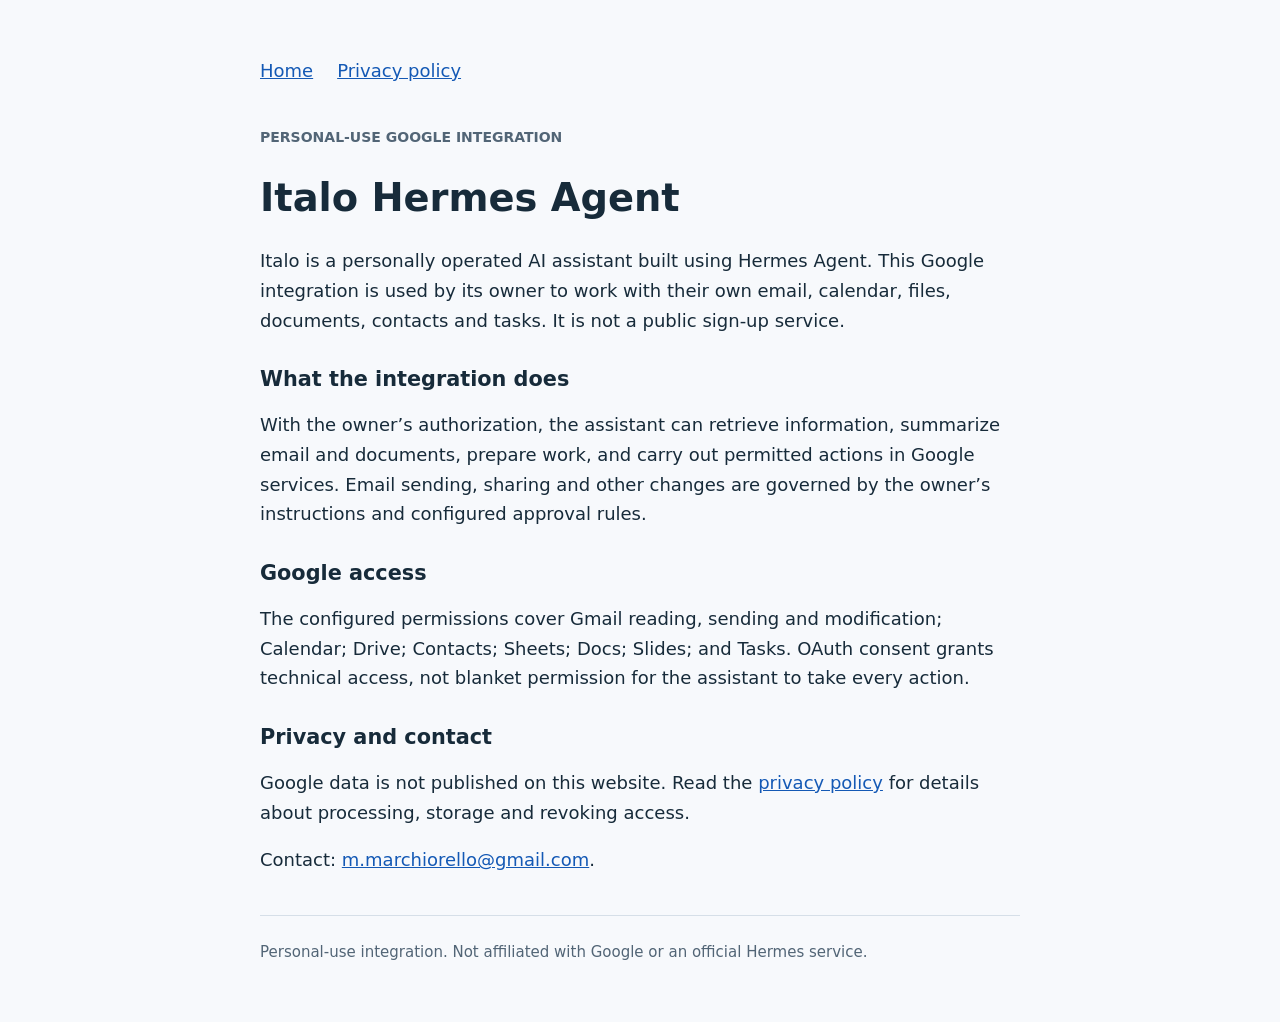
<file: index.html>
<!doctype html>
<html lang="en"><head><meta charset="utf-8"><meta name="viewport" content="width=device-width,initial-scale=1"><title>Italo Hermes Agent</title><link rel="stylesheet" href="style.css"></head><body><main><nav aria-label="Main navigation"><a href="./">Home</a><a href="privacy.html">Privacy policy</a></nav><p class="tag">PERSONAL-USE GOOGLE INTEGRATION</p><h1>Italo Hermes Agent</h1><p>Italo is a personally operated AI assistant built using Hermes Agent. This Google integration is used by its owner to work with their own email, calendar, files, documents, contacts and tasks. It is not a public sign-up service.</p><h2>What the integration does</h2><p>With the owner’s authorization, the assistant can retrieve information, summarize email and documents, prepare work, and carry out permitted actions in Google services. Email sending, sharing and other changes are governed by the owner’s instructions and configured approval rules.</p><h2>Google access</h2><p>The configured permissions cover Gmail reading, sending and modification; Calendar; Drive; Contacts; Sheets; Docs; Slides; and Tasks. OAuth consent grants technical access, not blanket permission for the assistant to take every action.</p><h2>Privacy and contact</h2><p>Google data is not published on this website. Read the <a href="privacy.html">privacy policy</a> for details about processing, storage and revoking access.</p><p>Contact: <a href="mailto:m.marchiorello@gmail.com">m.marchiorello@gmail.com</a>.</p><footer><small>Personal-use integration. Not affiliated with Google or an official Hermes service.</small></footer></main></body></html>
</file>
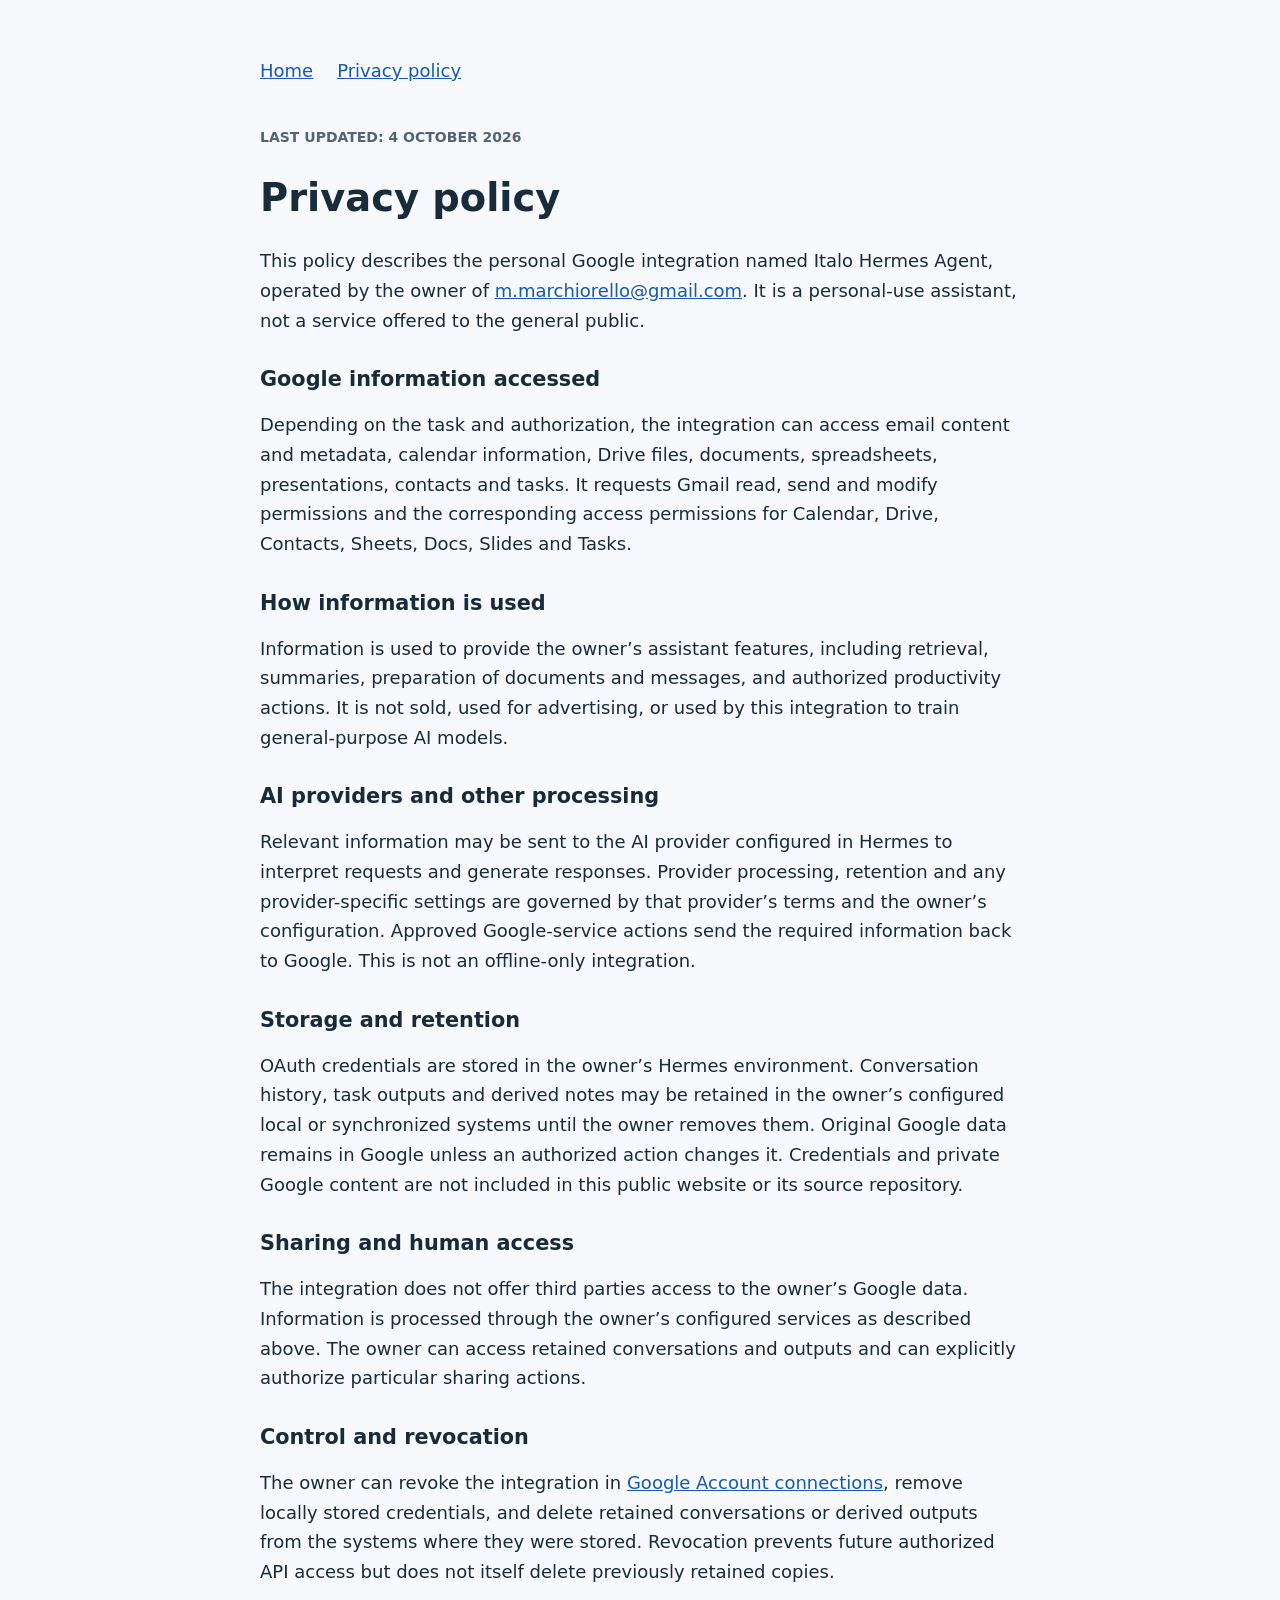
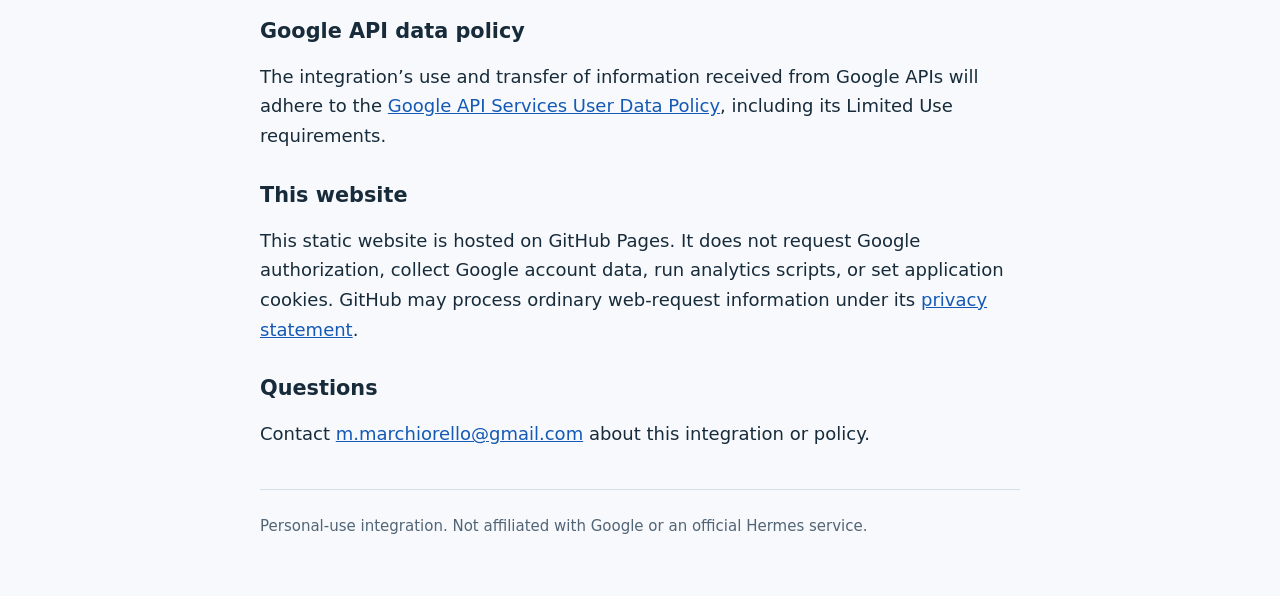
<file: privacy.html>
<!doctype html>
<html lang="en"><head><meta charset="utf-8"><meta name="viewport" content="width=device-width,initial-scale=1"><title>Privacy policy | Italo Hermes Agent</title><link rel="stylesheet" href="style.css"></head><body><main><nav aria-label="Main navigation"><a href="./">Home</a><a href="privacy.html">Privacy policy</a></nav><p class="tag">LAST UPDATED: 4 OCTOBER 2026</p><h1>Privacy policy</h1><p>This policy describes the personal Google integration named Italo Hermes Agent, operated by the owner of <a href="mailto:m.marchiorello@gmail.com">m.marchiorello@gmail.com</a>. It is a personal-use assistant, not a service offered to the general public.</p><h2>Google information accessed</h2><p>Depending on the task and authorization, the integration can access email content and metadata, calendar information, Drive files, documents, spreadsheets, presentations, contacts and tasks. It requests Gmail read, send and modify permissions and the corresponding access permissions for Calendar, Drive, Contacts, Sheets, Docs, Slides and Tasks.</p><h2>How information is used</h2><p>Information is used to provide the owner’s assistant features, including retrieval, summaries, preparation of documents and messages, and authorized productivity actions. It is not sold, used for advertising, or used by this integration to train general-purpose AI models.</p><h2>AI providers and other processing</h2><p>Relevant information may be sent to the AI provider configured in Hermes to interpret requests and generate responses. Provider processing, retention and any provider-specific settings are governed by that provider’s terms and the owner’s configuration. Approved Google-service actions send the required information back to Google. This is not an offline-only integration.</p><h2>Storage and retention</h2><p>OAuth credentials are stored in the owner’s Hermes environment. Conversation history, task outputs and derived notes may be retained in the owner’s configured local or synchronized systems until the owner removes them. Original Google data remains in Google unless an authorized action changes it. Credentials and private Google content are not included in this public website or its source repository.</p><h2>Sharing and human access</h2><p>The integration does not offer third parties access to the owner’s Google data. Information is processed through the owner’s configured services as described above. The owner can access retained conversations and outputs and can explicitly authorize particular sharing actions.</p><h2>Control and revocation</h2><p>The owner can revoke the integration in <a href="https://myaccount.google.com/connections">Google Account connections</a>, remove locally stored credentials, and delete retained conversations or derived outputs from the systems where they were stored. Revocation prevents future authorized API access but does not itself delete previously retained copies.</p><h2>Google API data policy</h2><p>The integration’s use and transfer of information received from Google APIs will adhere to the <a href="https://developers.google.com/terms/api-services-user-data-policy">Google API Services User Data Policy</a>, including its Limited Use requirements.</p><h2>This website</h2><p>This static website is hosted on GitHub Pages. It does not request Google authorization, collect Google account data, run analytics scripts, or set application cookies. GitHub may process ordinary web-request information under its <a href="https://docs.github.com/en/site-policy/privacy-policies/github-general-privacy-statement">privacy statement</a>.</p><h2>Questions</h2><p>Contact <a href="mailto:m.marchiorello@gmail.com">m.marchiorello@gmail.com</a> about this integration or policy.</p><footer><small>Personal-use integration. Not affiliated with Google or an official Hermes service.</small></footer></main></body></html>
</file>
<file: style.css>
body{font:18px/1.65 system-ui,sans-serif;color:#172b3a;background:#f7f9fc;margin:0}main{max-width:760px;margin:0 auto;padding:56px 24px}h1,h2{line-height:1.2}h1{font-size:2.4rem}h2{font-size:1.3rem;margin-top:2rem}a{color:#1459b5}nav{display:flex;gap:24px;margin-bottom:40px}small{color:#526576}.tag{font-size:14px;font-weight:600;color:#526576}footer{border-top:1px solid #d6dfe8;margin-top:40px;padding-top:20px}
</file>
